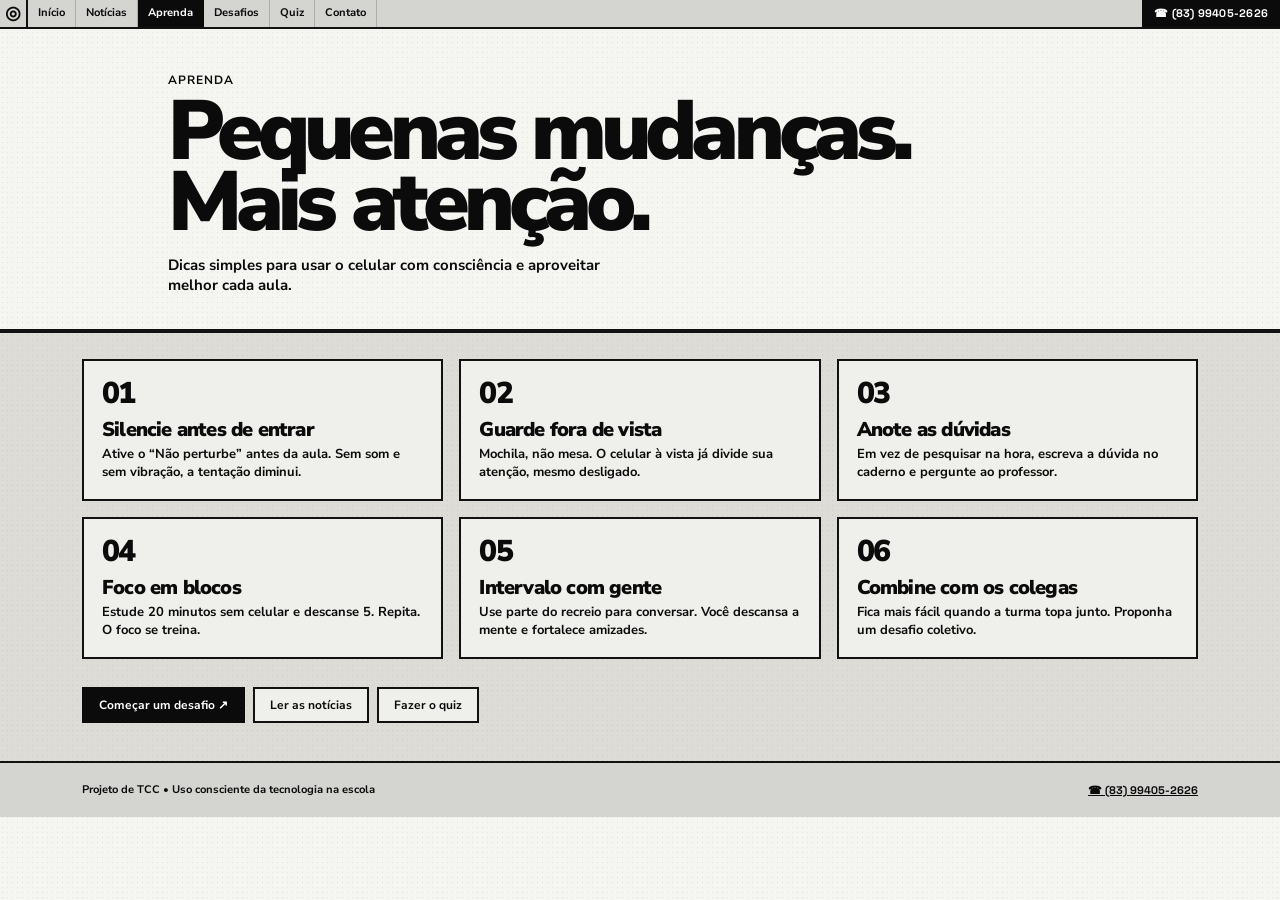
<file: aprenda.html>
<!DOCTYPE html>
<html lang="pt-BR">
<head>
  <meta charset="UTF-8">
  <meta name="viewport" content="width=device-width, initial-scale=1.0">
  <title>Aprenda</title>
  <meta name="description" content="Dicas práticas para manter o foco na aula.">
  <link href="https://cdn.jsdelivr.net/npm/bootstrap@5.3.3/dist/css/bootstrap.min.css" rel="stylesheet">
  <link rel="preconnect" href="https://fonts.googleapis.com">
  <link rel="preconnect" href="https://fonts.gstatic.com" crossorigin>
  <link href="https://fonts.googleapis.com/css2?family=Nunito+Sans:wght@600;700;800;900&display=swap" rel="stylesheet">
  <link href="https://fonts.googleapis.com/css2?family=Space+Grotesk:wght@500;700&display=swap" rel="stylesheet">
  <link rel="stylesheet" href="styles.css">
</head>
<body>
  <div id="site-header"></div>
  <main>
    <section class="page-hero">
      <div class="page-hero-inner" data-reveal>
        <p class="eyebrow">Aprenda</p>
        <h1>Pequenas mudanças.<br>Mais atenção.</h1>
        <p>Dicas simples para usar o celular com consciência e aproveitar melhor cada aula.</p>
      </div>
    </section>
    <section class="projects-section">
      <div class="container">
        <div class="tips-grid" data-stagger>
          <article class="tip-card"><span class="cc-num">01</span><h3>Silencie antes de entrar</h3><p>Ative o “Não perturbe” antes da aula. Sem som e sem vibração, a tentação diminui.</p></article>
          <article class="tip-card"><span class="cc-num">02</span><h3>Guarde fora de vista</h3><p>Mochila, não mesa. O celular à vista já divide sua atenção, mesmo desligado.</p></article>
          <article class="tip-card"><span class="cc-num">03</span><h3>Anote as dúvidas</h3><p>Em vez de pesquisar na hora, escreva a dúvida no caderno e pergunte ao professor.</p></article>
          <article class="tip-card"><span class="cc-num">04</span><h3>Foco em blocos</h3><p>Estude 20 minutos sem celular e descanse 5. Repita. O foco se treina.</p></article>
          <article class="tip-card"><span class="cc-num">05</span><h3>Intervalo com gente</h3><p>Use parte do recreio para conversar. Você descansa a mente e fortalece amizades.</p></article>
          <article class="tip-card"><span class="cc-num">06</span><h3>Combine com os colegas</h3><p>Fica mais fácil quando a turma topa junto. Proponha um desafio coletivo.</p></article>
        </div>
        <div class="next-row" data-reveal>
          <a class="prototype-btn dark" href="desafios.html">Começar um desafio ↗</a>
          <a class="prototype-btn secondary" href="blog.html">Ler as notícias</a>
          <a class="prototype-btn secondary" href="quiz.html">Fazer o quiz</a>
        </div>
      </div>
    </section>
  </main>

  <div id="site-footer"></div>
  <script src="desafios-data.js"></script>
  <script src="site.js"></script>
</body>
</html>
</file>
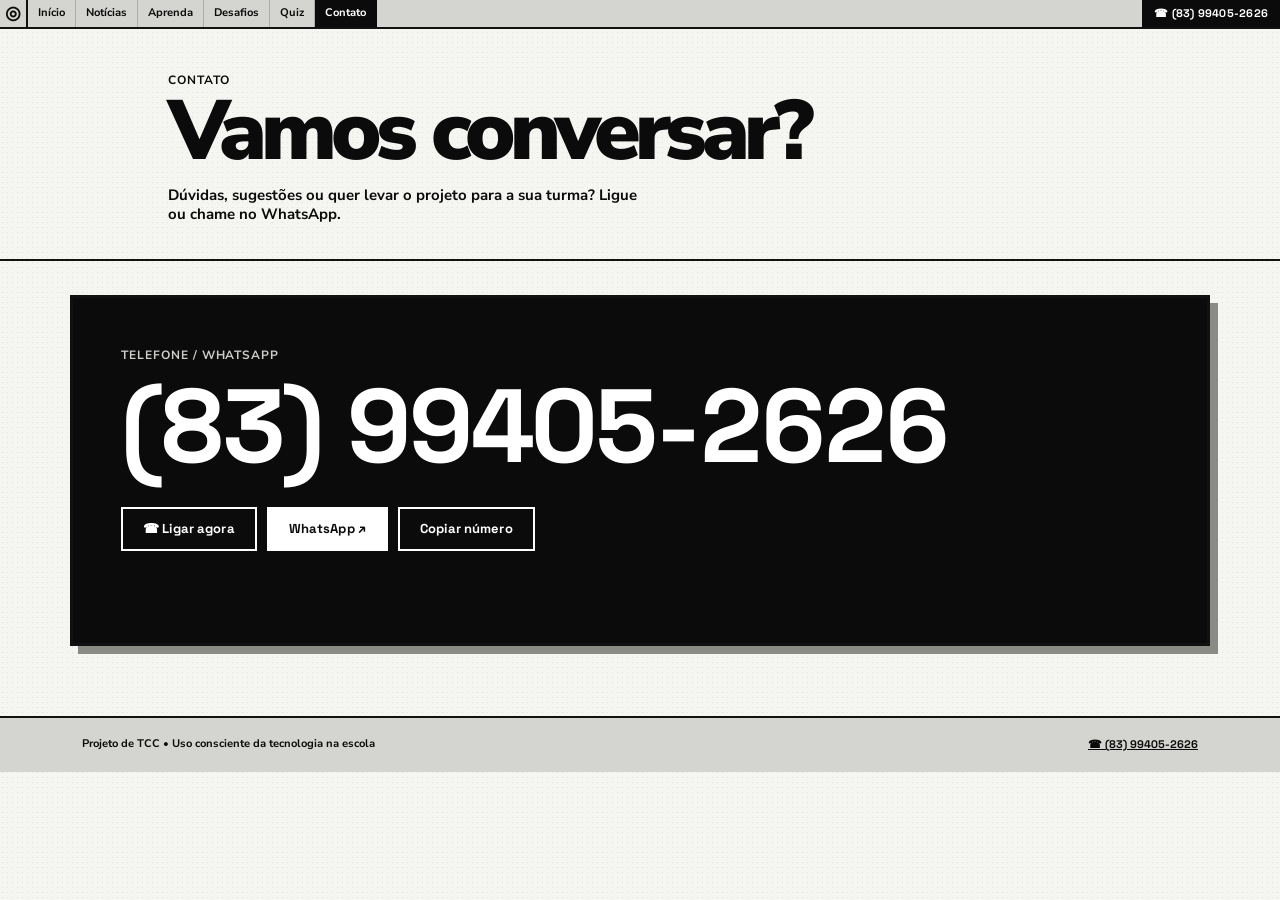
<file: contato.html>
<!DOCTYPE html>
<html lang="pt-BR">
<head>
  <meta charset="UTF-8">
  <meta name="viewport" content="width=device-width, initial-scale=1.0">
  <title>Contato</title>
  <meta name="description" content="Fale com o projeto pelo telefone (83) 99405-2626.">
  <link href="https://cdn.jsdelivr.net/npm/bootstrap@5.3.3/dist/css/bootstrap.min.css" rel="stylesheet">
  <link rel="preconnect" href="https://fonts.googleapis.com">
  <link rel="preconnect" href="https://fonts.gstatic.com" crossorigin>
  <link href="https://fonts.googleapis.com/css2?family=Nunito+Sans:wght@600;700;800;900&display=swap" rel="stylesheet">
  <link href="https://fonts.googleapis.com/css2?family=Space+Grotesk:wght@500;700&display=swap" rel="stylesheet">
  <link rel="stylesheet" href="styles.css">
</head>
<body>
  <div id="site-header"></div>
  <main>
    <section class="page-hero">
      <div class="page-hero-inner" data-reveal>
        <p class="eyebrow">Contato</p>
        <h1>Vamos conversar?</h1>
        <p>Dúvidas, sugestões ou quer levar o projeto para a sua turma? Ligue ou chame no WhatsApp.</p>
      </div>
    </section>

    <section class="container contact-page">
      <div class="phone-card" data-reveal>
        <p class="eyebrow">Telefone / WhatsApp</p>
        <a class="phone-big" href="tel:+5583994052626" id="phoneNumber">(83) 99405-2626</a>
        <div class="phone-actions">
          <a class="prototype-btn dark" href="tel:+5583994052626">☎ Ligar agora</a>
          <a class="prototype-btn" href="https://wa.me/5583994052626" target="_blank" rel="noopener noreferrer">WhatsApp ↗</a>
          <button class="prototype-btn secondary" id="copyBtn" type="button">Copiar número</button>
        </div>
        <p class="challenge-small" id="copyMsg" aria-live="polite"></p>
      </div>
    </section>
  </main>

  <div id="site-footer"></div>
  <script src="desafios-data.js"></script>
  <script src="site.js"></script>
  <script>
    document.getElementById("copyBtn").addEventListener("click", async () => {
      const msg = document.getElementById("copyMsg");
      try { await navigator.clipboard.writeText("(83) 99405-2626"); msg.textContent = "Número copiado!"; }
      catch { msg.textContent = "Não foi possível copiar. Número: (83) 99405-2626"; }
    });
  </script>
</body>
</html>
</file>
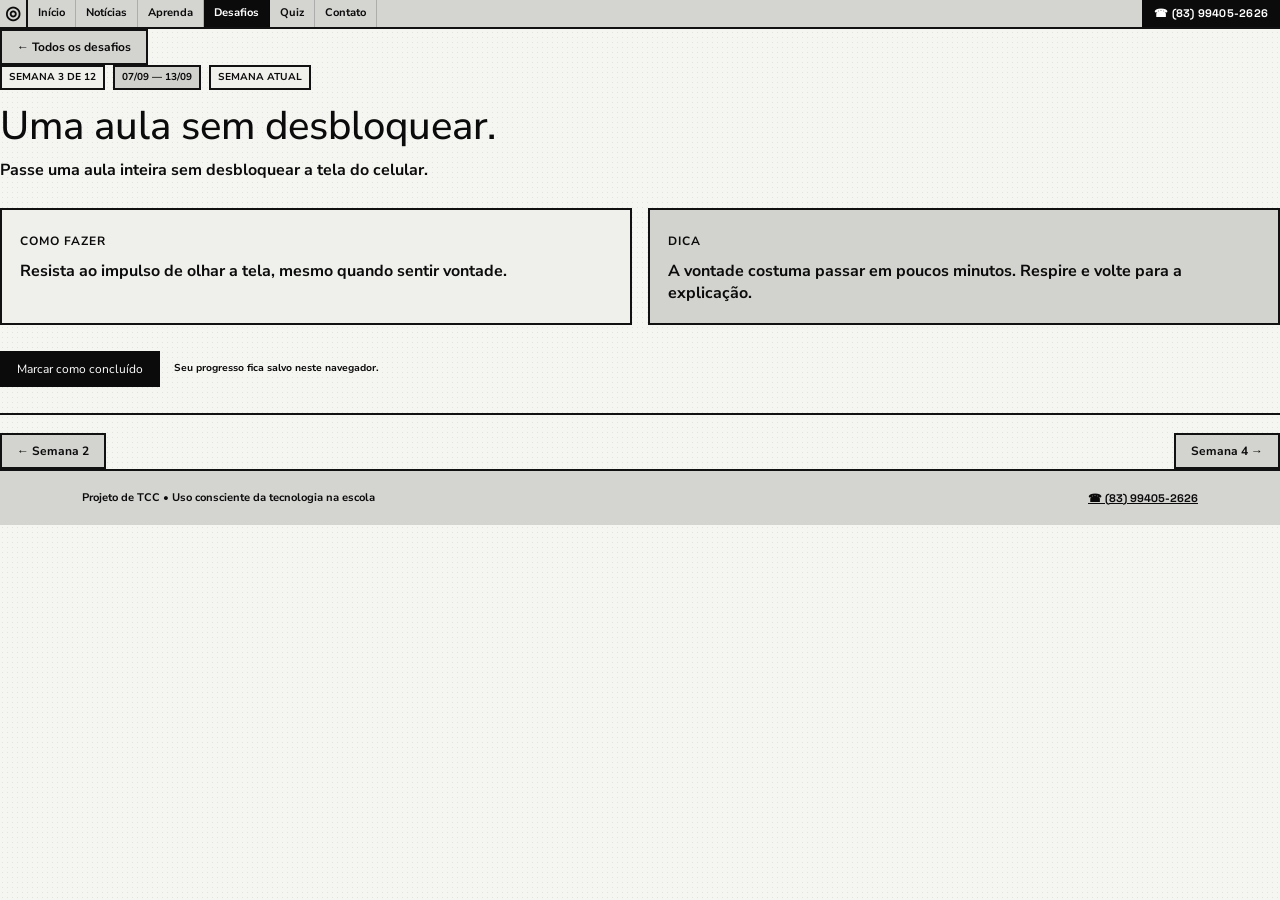
<file: desafio.html>
<!DOCTYPE html>
<html lang="pt-BR">
<head>
  <meta charset="UTF-8">
  <meta name="viewport" content="width=device-width, initial-scale=1.0">
  <title>Desafio</title>
  <meta name="description" content="Detalhes do desafio semanal do projeto.">
  <link href="https://cdn.jsdelivr.net/npm/bootstrap@5.3.3/dist/css/bootstrap.min.css" rel="stylesheet">
  <link rel="preconnect" href="https://fonts.googleapis.com">
  <link rel="preconnect" href="https://fonts.gstatic.com" crossorigin>
  <link href="https://fonts.googleapis.com/css2?family=Nunito+Sans:wght@600;700;800;900&display=swap" rel="stylesheet">
  <link href="https://fonts.googleapis.com/css2?family=Space+Grotesk:wght@500;700&display=swap" rel="stylesheet">
  <link rel="stylesheet" href="styles.css">
</head>
<body>
  <div id="site-header"></div>
  <main>
    <section class="article-detail">
      <div class="article-shell" id="desafioContent"></div>
    </section>
  </main>

  <div id="site-footer"></div>
  <script src="desafios-data.js"></script>
  <script src="site.js"></script>
  <script>
    const params = new URLSearchParams(location.search);
    let n = parseInt(params.get("semana"), 10);
    if (!(n >= 1 && n <= desafios.length)) n = calcularSemanaAtual();
    const d = desafios[n - 1];
    const box = document.getElementById("desafioContent");
    document.title = `Semana ${n}: ${d.titulo}`;

    function render() {
      const feito = getConcluidos().includes(n);
      const ant = n > 1 ? `<a class="prototype-btn" href="desafio.html?semana=${n - 1}">← Semana ${n - 1}</a>` : "<span></span>";
      const prox = n < desafios.length ? `<a class="prototype-btn" href="desafio.html?semana=${n + 1}">Semana ${n + 1} →</a>` : "<span></span>";
      box.innerHTML = `
        <div class="article-back-row"><a class="prototype-btn" href="desafios.html">← Todos os desafios</a></div>
        <header class="article-header" data-reveal>
          <div class="challenge-meta">
            <span class="challenge-badge">Semana ${n} de ${desafios.length}</span>
            <span class="challenge-badge light">${formatarPeriodo(n)}</span>
            ${n === calcularSemanaAtual() ? '<span class="challenge-badge">Semana atual</span>' : ""}
          </div>
          <h1>${d.titulo}</h1>
          <p class="article-lead">${d.descricao}</p>
        </header>
        <div class="detail-blocks" data-stagger>
          <div class="detail-card"><span class="eyebrow">Como fazer</span><p>${d.acao}</p></div>
          <div class="detail-card alt"><span class="eyebrow">Dica</span><p>${d.dica}</p></div>
        </div>
        <div class="detail-done" data-reveal>
          <button class="prototype-btn ${feito ? "" : "dark"}" id="doneBtn" type="button">${feito ? "✓ Concluído — desmarcar" : "Marcar como concluído"}</button>
          <span class="challenge-small" id="doneMsg">${feito ? "Boa! Esse desafio já está no seu progresso." : "Seu progresso fica salvo neste navegador."}</span>
        </div>
        <div class="detail-nav">${ant}${prox}</div>`;
      document.getElementById("doneBtn").addEventListener("click", () => {
        const l = getConcluidos();
        setConcluidos(l.includes(n) ? l.filter(x => x !== n) : [...l, n]);
        render();
      });
      window.revealObserve && window.revealObserve();
    }
    render();
  </script>
</body>
</html>
</file>
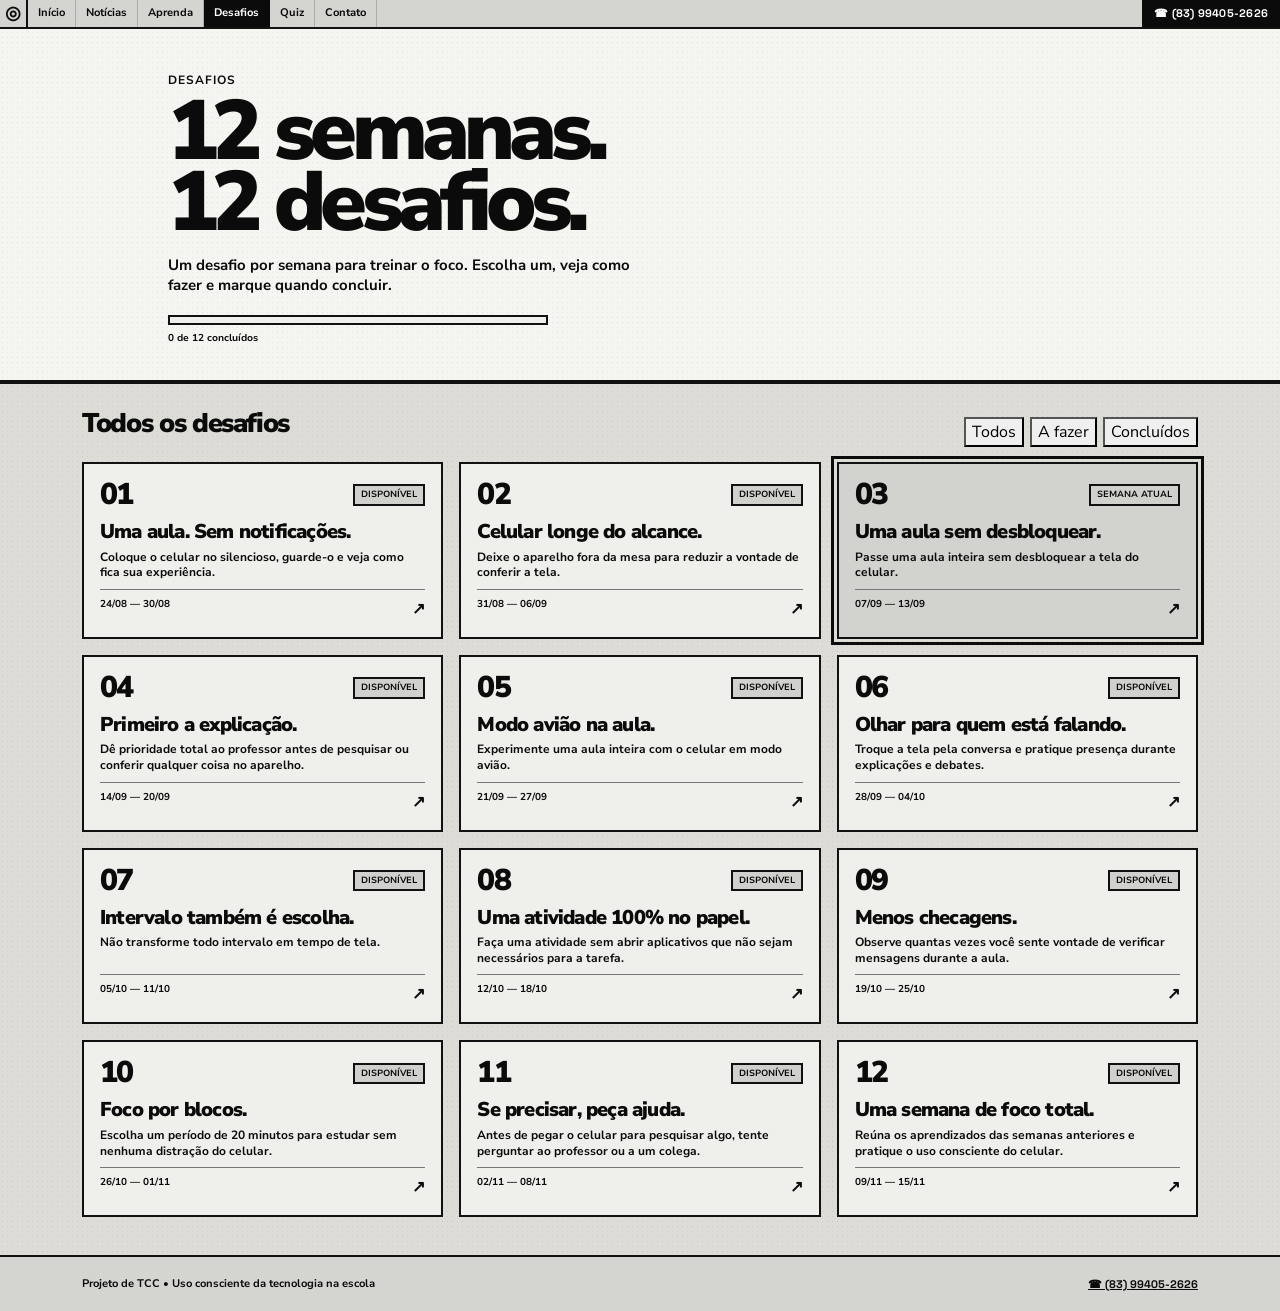
<file: desafios.html>
<!DOCTYPE html>
<html lang="pt-BR">
<head>
  <meta charset="UTF-8">
  <meta name="viewport" content="width=device-width, initial-scale=1.0">
  <title>Desafios</title>
  <meta name="description" content="Os 12 desafios semanais do projeto.">
  <link href="https://cdn.jsdelivr.net/npm/bootstrap@5.3.3/dist/css/bootstrap.min.css" rel="stylesheet">
  <link rel="preconnect" href="https://fonts.googleapis.com">
  <link rel="preconnect" href="https://fonts.gstatic.com" crossorigin>
  <link href="https://fonts.googleapis.com/css2?family=Nunito+Sans:wght@600;700;800;900&display=swap" rel="stylesheet">
  <link href="https://fonts.googleapis.com/css2?family=Space+Grotesk:wght@500;700&display=swap" rel="stylesheet">
  <link rel="stylesheet" href="styles.css">
</head>
<body>
  <div id="site-header"></div>
  <main>
    <section class="page-hero">
      <div class="page-hero-inner" data-reveal>
        <p class="eyebrow">Desafios</p>
        <h1>12 semanas.<br>12 desafios.</h1>
        <p>Um desafio por semana para treinar o foco. Escolha um, veja como fazer e marque quando concluir.</p>
        <div class="progress-block">
          <div class="challenge-progress-line"><div class="challenge-progress-fill" id="doneFill"></div></div>
          <div class="challenge-small" id="doneLabel">0 de 12 concluídos</div>
        </div>
      </div>
    </section>

    <section class="projects-section">
      <div class="container">
        <div class="section-heading">
          <h2>Todos os desafios</h2>
          <div class="filter-row" id="filterRow">
            <button class="category-pill active" data-filter="all" type="button">Todos</button>
            <button class="category-pill" data-filter="pending" type="button">A fazer</button>
            <button class="category-pill" data-filter="done" type="button">Concluídos</button>
          </div>
        </div>
        <div class="challenge-grid" id="challengeGrid" data-stagger></div>
      </div>
    </section>
  </main>

  <div id="site-footer"></div>
  <script src="desafios-data.js"></script>
  <script src="site.js"></script>
  <script>
    const grid = document.getElementById("challengeGrid");
    const atual = calcularSemanaAtual();
    let filtro = "all";

    function render() {
      const feitos = getConcluidos();
      document.getElementById("doneFill").style.width = `${(feitos.length / desafios.length) * 100}%`;
      document.getElementById("doneLabel").textContent = `${feitos.length} de ${desafios.length} concluídos`;
      grid.innerHTML = desafios
        .filter(d => filtro === "all" || (filtro === "done") === feitos.includes(d.semana))
        .map(d => {
          const feito = feitos.includes(d.semana);
          const status = feito ? "Concluído ✓" : d.semana === atual ? "Semana atual" : "Disponível";
          return `<a class="challenge-card ${feito ? "done" : ""} ${d.semana === atual ? "current" : ""}" href="desafio.html?semana=${d.semana}">
            <div class="cc-top"><span class="cc-num">${String(d.semana).padStart(2, "0")}</span><span class="cc-status">${status}</span></div>
            <h3>${d.titulo}</h3>
            <p>${d.descricao}</p>
            <div class="cc-foot"><span>${formatarPeriodo(d.semana)}</span><span class="arrow">↗</span></div>
          </a>`;
        }).join("") || `<div class="empty-state">Nenhum desafio aqui ainda.</div>`;
      grid.querySelectorAll(".challenge-card").forEach((c, i) => { c.setAttribute("data-reveal", ""); c.style.transitionDelay = `${Math.min(i, 8) * 50}ms`; });
      window.revealObserve && window.revealObserve();
    }
    document.getElementById("filterRow").addEventListener("click", e => {
      const b = e.target.closest("[data-filter]"); if (!b) return;
      filtro = b.dataset.filter;
      document.querySelectorAll("#filterRow .category-pill").forEach(p => p.classList.toggle("active", p === b));
      render();
    });
    render();
  </script>
</body>
</html>
</file>
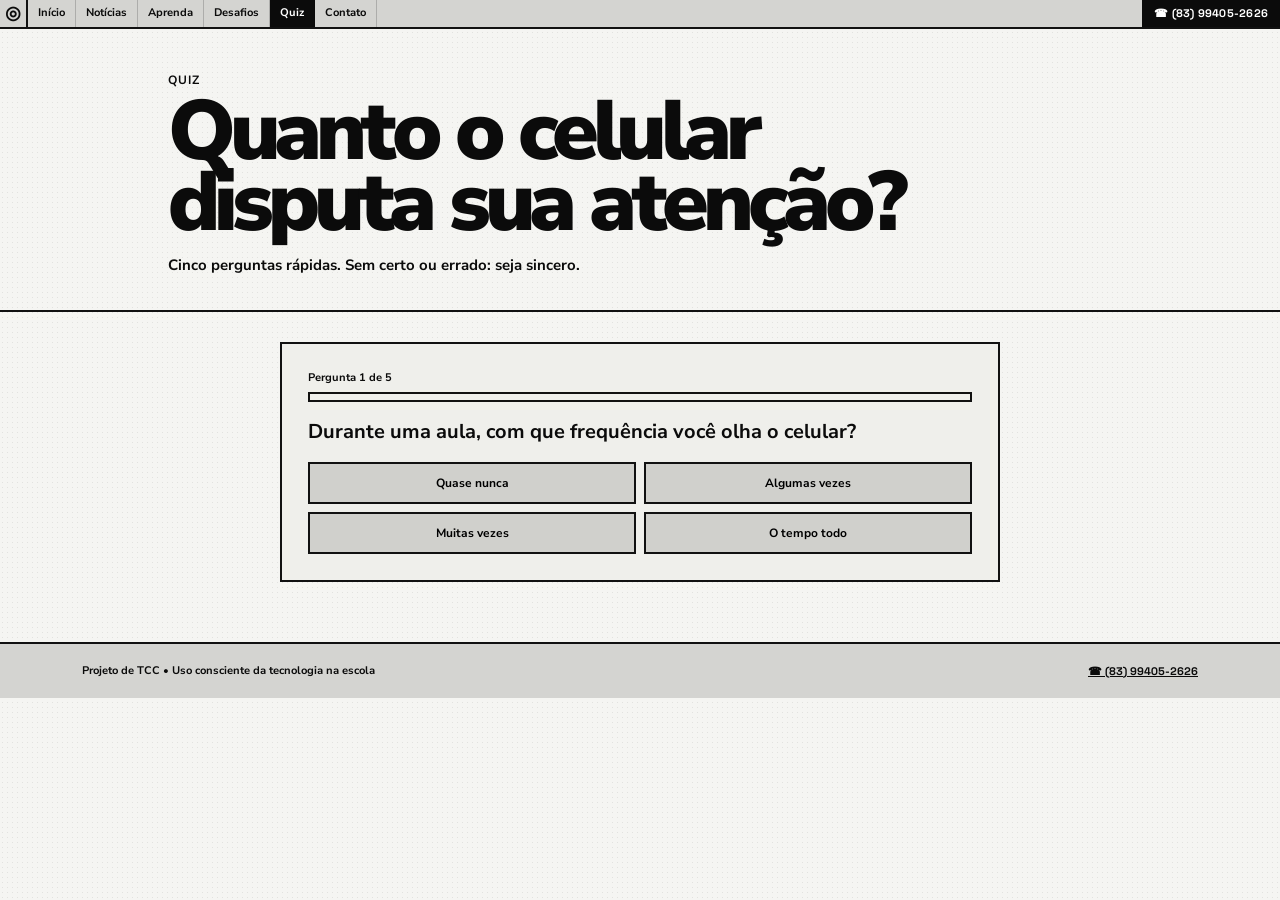
<file: quiz.html>
<!DOCTYPE html>
<html lang="pt-BR">
<head>
  <meta charset="UTF-8">
  <meta name="viewport" content="width=device-width, initial-scale=1.0">
  <title>Quiz</title>
  <meta name="description" content="Descubra quanto o celular disputa sua atenção.">
  <link href="https://cdn.jsdelivr.net/npm/bootstrap@5.3.3/dist/css/bootstrap.min.css" rel="stylesheet">
  <link rel="preconnect" href="https://fonts.googleapis.com">
  <link rel="preconnect" href="https://fonts.gstatic.com" crossorigin>
  <link href="https://fonts.googleapis.com/css2?family=Nunito+Sans:wght@600;700;800;900&display=swap" rel="stylesheet">
  <link href="https://fonts.googleapis.com/css2?family=Space+Grotesk:wght@500;700&display=swap" rel="stylesheet">
  <link rel="stylesheet" href="styles.css">
</head>
<body>
  <div id="site-header"></div>
  <main>
    <section class="page-hero">
      <div class="page-hero-inner" data-reveal>
        <p class="eyebrow">Quiz</p>
        <h1>Quanto o celular<br>disputa sua atenção?</h1>
        <p>Cinco perguntas rápidas. Sem certo ou errado: seja sincero.</p>
      </div>
    </section>
    <section class="container quiz-page" data-reveal>
      <div class="quiz-card quiz-big" id="quizBox"></div>
    </section>
  </main>

  <div id="site-footer"></div>
  <script src="desafios-data.js"></script>
  <script src="site.js"></script>
  <script>
    const perguntas = [
      { q: "Durante uma aula, com que frequência você olha o celular?", o: ["Quase nunca", "Algumas vezes", "Muitas vezes", "O tempo todo"] },
      { q: "Quando chega uma notificação na aula, o que você faz?", o: ["Ignoro", "Olho rápido e guardo", "Abro e respondo", "Já estava com o celular na mão"] },
      { q: "Onde seu celular fica durante a aula?", o: ["Guardado na mochila", "No bolso", "Em cima da mesa", "Na mão ou no colo"] },
      { q: "Quando você não entende algo, qual é sua primeira reação?", o: ["Pergunto ao professor", "Anoto para depois", "Pergunto a um colega", "Pesquiso no celular na hora"] },
      { q: "No intervalo, o que você mais faz?", o: ["Converso com as pessoas", "Divido entre conversa e celular", "Fico mais no celular", "Fico só no celular"] }
    ];
    const resultados = [
      { max: 3, t: "Atenção em dia", m: "Seu hábito parece bem equilibrado. Continue protegendo seu momento de aprendizagem.", s: 12 },
      { max: 7, t: "Pequenas distrações", m: "Há pequenas distrações. Uma aula no modo silencioso já pode fazer diferença.", s: 1 },
      { max: 11, t: "Atenção disputada", m: "Seu celular está disputando bastante sua atenção. Experimente deixá-lo guardado durante a explicação.", s: 2 },
      { max: 15, t: "Distração alta", m: "Seu nível de distração é alto. Topa o desafio de passar uma aula sem olhar o celular?", s: 3 }
    ];
    const box = document.getElementById("quizBox");
    let i = 0, total = 0;

    function pergunta() {
      const p = perguntas[i];
      box.innerHTML = `
        <div class="quiz-top"><span>Pergunta ${i + 1} de ${perguntas.length}</span>
          <div class="challenge-progress-line"><div class="challenge-progress-fill" style="width:${(i / perguntas.length) * 100}%"></div></div></div>
        <p class="quiz-q">${p.q}</p>
        <div class="quiz-options">${p.o.map((t, k) => `<button class="quiz-option" type="button" data-score="${k}">${t}</button>`).join("")}</div>`;
      box.classList.remove("swap"); void box.offsetWidth; box.classList.add("swap");
      box.querySelectorAll(".quiz-option").forEach(b => b.addEventListener("click", () => {
        b.classList.add("selected");
        total += Number(b.dataset.score);
        setTimeout(() => { i++; i < perguntas.length ? pergunta() : fim(); }, 260);
      }));
    }
    function fim() {
      const r = resultados.find(x => total <= x.max);
      const alvo = r.s === 12 ? calcularSemanaAtual() : r.s;
      box.innerHTML = `
        <p class="eyebrow">Seu resultado · ${total} de ${perguntas.length * 3} pontos</p>
        <h2 class="quiz-title">${r.t}</h2>
        <div class="challenge-progress-line"><div class="challenge-progress-fill" style="width:${Math.max(6, (total / (perguntas.length * 3)) * 100)}%"></div></div>
        <p class="quiz-q">${r.m}</p>
        <div class="challenge-actions">
          <a class="prototype-btn dark" href="desafio.html?semana=${alvo}">Ir para um desafio ↗</a>
          <a class="prototype-btn secondary" href="aprenda.html">Ver dicas</a>
          <button class="prototype-btn secondary" id="again" type="button">Refazer</button>
        </div>`;
      box.classList.remove("swap"); void box.offsetWidth; box.classList.add("swap");
      document.getElementById("again").addEventListener("click", () => { i = 0; total = 0; pergunta(); });
    }
    pergunta();
  </script>
</body>
</html>
</file>
<file: styles.css>
:root{--paper:#f5f5f2;--ink:#0b0b0b;--line:#111;--gray:#d0d0cc;--font:"Nunito Sans",Arial,sans-serif}
*{box-sizing:border-box}html{scroll-behavior:smooth}body{margin:0;background:radial-gradient(rgba(0,0,0,.08) .75px,transparent .75px) 0 0/5px 5px,var(--paper);color:var(--ink);font-family:var(--font);font-weight:700}a{color:inherit;text-decoration:none}.topbar{position:sticky;top:0;z-index:20;display:flex;align-items:center;min-height:28px;border-bottom:2px solid var(--line);background:#d4d4d1}.brand-mark{width:28px;height:27px;display:grid;place-items:center;border-right:2px solid var(--line);flex:0 0 28px}.brand-icon{font-size:18px}.main-nav{display:flex;align-items:stretch;height:27px}.main-nav a{display:flex;align-items:center;padding:0 10px;font-size:11px;border-right:1px solid rgba(0,0,0,.18)}.main-nav a:hover{background:#bebeba}.menu-toggle{display:none;margin-left:auto;margin-right:8px;border:0;background:transparent;font-size:18px}.hero{border-bottom:2px solid var(--line)}.hero-inner{min-height:330px;max-width:1000px;margin:0 auto;padding:46px 28px 40px;display:grid;grid-template-columns:1fr .92fr;gap:35px;align-items:center}.eyebrow{margin:0 0 8px;font-size:12px;text-transform:uppercase;letter-spacing:.08em}.hero-copy h1{margin:0;font-size:clamp(54px,8vw,74px);line-height:.82;letter-spacing:-.065em;font-weight:900}.hero-text{max-width:420px;margin:24px 0 16px;font-size:15px;line-height:1.25}.prototype-btn{display:inline-flex;align-items:center;justify-content:center;min-height:36px;padding:0 15px;border:2px solid var(--line);background:#d3d3d0;font-size:12px;transition:.15s}.prototype-btn:hover{transform:translate(-2px,-2px);background:#bdbdb9}.hero-art{display:flex;justify-content:center}.hero-art img{width:min(100%,330px);filter:grayscale(1) contrast(1.05)}.quick-links{padding-top:18px;padding-bottom:26px}.quick-links h2,.section-heading h2{margin:0 0 10px;font-size:27px;line-height:1;letter-spacing:-.05em;font-weight:900}.quick-grid{display:grid;grid-template-columns:repeat(4,1fr);border:2px solid var(--line)}.quick-card{display:flex;align-items:center;justify-content:space-between;min-height:34px;padding:0 11px;background:#d0d0cc;border-right:2px solid var(--line);font-size:12px}.quick-card:last-child{border-right:0}.quick-card:hover{background:#bab9b5}.arrow{font-size:16px}.projects-section{background:radial-gradient(rgba(0,0,0,.08) .75px,transparent .75px) 0 0/5px 5px,#dddcd7;border-top:2px solid var(--line);padding:26px 0 38px}.section-heading{display:flex;justify-content:space-between;align-items:end;margin-bottom:15px}.section-heading a{font-size:12px;text-decoration:underline}.project-window{border:2px solid var(--line);background:#bdbdb9}.window-bar{min-height:28px;display:flex;align-items:center;justify-content:space-between;padding:0 7px;border-bottom:2px solid var(--line);font-size:8px}.dots{display:flex;gap:5px}.dots i{width:8px;height:8px;border:2px solid var(--line);border-radius:50%;display:block;background:#deded9}.card-image{height:145px;background:#efefeb;background-position:center;background-size:cover;filter:grayscale(1)}.card-image-1{background:linear-gradient(135deg,#1d1d1d,#767676)}.card-image-2{background:linear-gradient(165deg,#bcbcb7 0 40%,#333 40% 44%,#efefeb 44%)}.card-image-3{background:linear-gradient(135deg,#181818 0 27%,#ecece7 27% 52%,#8b8b86 52% 69%,#ecece7 69%)}.card-caption{padding-top:10px}.card-caption h3{margin:0;font-size:16px;line-height:1.02;font-weight:900;letter-spacing:-.03em}.card-caption p{margin:6px 0 0;font-size:12px;line-height:1.25}.challenge-section{padding:35px 0;border-top:2px solid var(--line)}.challenge-box{border:2px solid var(--line);background:#d2d2ce;min-height:225px;padding:28px;display:flex;justify-content:space-between;align-items:end;gap:24px;position:relative}.challenge-meta{display:flex;gap:8px;align-items:center;margin-bottom:12px;flex-wrap:wrap}.challenge-badge{border:2px solid var(--line);padding:3px 7px;background:#efefeb;font-size:10px;text-transform:uppercase}.challenge-title{margin:0;font-size:clamp(40px,6vw,62px);letter-spacing:-.065em;line-height:.86;font-weight:900;max-width:680px}.challenge-description{max-width:540px;margin:16px 0 0;font-size:14px;line-height:1.3}.challenge-progress{margin-top:18px;max-width:540px}.challenge-progress-line{height:10px;border:2px solid var(--line);background:#efefeb}.challenge-progress-fill{height:100%;width:8.33%;background:var(--ink);transition:width .2s}.challenge-small{font-size:10px;margin-top:6px}.challenge-actions{display:flex;gap:8px;flex-wrap:wrap}.prototype-btn.dark{background:#0b0b0b;color:#fff;border-color:#0b0b0b}.prototype-btn.secondary{background:#efefeb}.quiz-section{display:grid;grid-template-columns:1fr 1fr;gap:30px;padding:5px 0 55px}.quiz-copy p:last-child{max-width:420px;margin-top:16px;font-size:14px}.quiz-card{border:2px solid var(--line);padding:20px;background:#efefeb}.quiz-card>p:first-child{margin-top:0;font-size:17px}.quiz-options{display:grid;grid-template-columns:1fr 1fr;gap:8px}.quiz-option{border:2px solid var(--line);background:#d0d0cc;min-height:42px;font:inherit;font-size:12px;cursor:pointer}.quiz-option:hover,.quiz-option.selected{background:#aeadab}.quiz-result{min-height:42px;margin:14px 0 0;padding:8px;border-top:2px solid var(--line);font-size:12px}.footer{border-top:2px solid var(--line);background:#d4d4d1}.footer-inner{min-height:54px;display:flex;justify-content:space-between;align-items:center;gap:20px;font-size:11px}
@media(max-width:767.98px){.main-nav{position:absolute;top:29px;left:0;right:0;display:none;height:auto;flex-direction:column;background:#d4d4d1;border-bottom:2px solid var(--line)}.main-nav.show{display:flex}.main-nav a{min-height:36px;border-right:0;border-bottom:1px solid rgba(0,0,0,.2);padding:0 14px}.menu-toggle{display:block}.hero-inner{grid-template-columns:1fr;padding-top:34px}.hero-art{order:-1}.hero-art img{width:min(100%,265px)}.quick-grid{grid-template-columns:1fr 1fr}.quick-card:nth-child(2){border-right:0}.quick-card:nth-child(-n+2){border-bottom:2px solid var(--line)}.challenge-box{align-items:start;flex-direction:column}.challenge-actions{width:100%}.quiz-section{grid-template-columns:1fr}.footer-inner{align-items:start;flex-direction:column;justify-content:center;padding:10px 0}}

.section-subtitle{margin:-4px 0 0;font-size:10px;line-height:1;text-transform:uppercase}.latest-news-section .news-card{min-height:100%}.latest-news-section .news-thumb{height:155px}@media(max-width:767.98px){.latest-news-section .news-thumb{height:200px}}

.news-source,.article-source a{display:inline-block;margin-top:10px;color:#111;font-size:9px;text-transform:uppercase;font-weight:800;text-decoration:none}.news-source:hover,.article-source a:hover{text-decoration:underline}.news-card-body .news-source{border-top:1px solid #777;padding-top:7px;width:100%}.article-source{margin:10px 0 0;font-size:10px}

.latest-news-section .news-thumb{position:relative;overflow:hidden;border:2px solid var(--line);background:#efefeb}
.latest-news-section .news-thumb img{width:100%;height:100%;display:block;object-fit:cover;filter:grayscale(1)}
.news-card-image-link:hover .news-thumb img{filter:grayscale(.2)}

/* ===== Navegação / layout compartilhado ===== */
.topbar{transition:box-shadow .2s}.topbar.scrolled{box-shadow:0 3px 0 rgba(0,0,0,.18)}
.main-nav a{position:relative;transition:background .15s}.main-nav a[aria-current="page"]{background:var(--ink);color:#fff}
.topbar-phone{margin-left:auto;display:flex;align-items:center;height:27px;padding:0 12px;background:var(--ink);color:#fff;font-size:11px;font-weight:900;letter-spacing:.02em;transition:background .15s}.topbar-phone:hover{background:#333}
.menu-toggle{margin-left:8px}
.footer-phone{font-weight:900;text-decoration:underline}

/* ===== Animações ===== */
body{animation:pageIn .35s ease both;transition:opacity .18s,transform .18s}body.leaving{opacity:0;transform:translateY(-6px)}
@keyframes pageIn{from{opacity:0;transform:translateY(8px)}to{opacity:1;transform:none}}
[data-reveal]{opacity:0;transform:translateY(18px);transition:opacity .5s ease,transform .5s ease}[data-reveal].in{opacity:1;transform:none}
.quick-card,.news-card,.challenge-card,.tip-card{transition:transform .18s,background .15s,box-shadow .18s}
.quick-card:hover .arrow{transform:translate(2px,-2px)}.arrow{transition:transform .18s}
.news-card:hover{transform:translateY(-4px)}
.prototype-btn:active{transform:translate(1px,1px)}
.challenge-progress-fill{transition:width .8s cubic-bezier(.2,.8,.2,1)}
.hero-art img{animation:floaty 6s ease-in-out infinite}@keyframes floaty{50%{transform:translateY(-8px)}}
@media(prefers-reduced-motion:reduce){*,*::before,*::after{animation:none!important;transition:none!important}[data-reveal]{opacity:1;transform:none}}

/* ===== Páginas internas ===== */
.page-hero{border-bottom:2px solid var(--line);padding:42px 0 34px}.page-hero-inner{max-width:1000px;margin:0 auto;padding:0 28px}
.page-hero h1{margin:0;font-size:clamp(46px,8vw,84px);line-height:.84;font-weight:900;letter-spacing:-.07em}.page-hero p:not(.eyebrow){max-width:480px;margin:18px 0 0;font-size:15px;line-height:1.3}
.progress-block{max-width:380px;margin-top:20px}
.filter-row{display:flex;gap:6px;flex-wrap:wrap}
.challenge-badge.light{background:#d0d0cc}

/* Cards de desafio */
.challenge-grid{display:grid;grid-template-columns:repeat(3,1fr);gap:16px}
.challenge-card{display:flex;flex-direction:column;gap:8px;padding:16px;border:2px solid var(--line);background:#efefeb}
.challenge-card:hover{transform:translate(-3px,-3px);box-shadow:5px 5px 0 var(--ink);background:#e4e4df}
.challenge-card.current{background:#d2d2ce;outline:3px solid var(--ink);outline-offset:3px}
.challenge-card.done{background:#c4c4c0}.challenge-card.done h3{text-decoration:line-through;text-decoration-thickness:2px}
.cc-top{display:flex;justify-content:space-between;align-items:center;font-size:10px;text-transform:uppercase}
.cc-num{font-size:30px;font-weight:900;letter-spacing:-.06em;line-height:1}
.cc-status{border:2px solid var(--line);padding:2px 6px;background:#d0d0cc;font-size:9px}
.challenge-card h3{margin:4px 0 0;font-size:20px;line-height:.98;font-weight:900;letter-spacing:-.04em}
.challenge-card p{margin:0;font-size:12px;line-height:1.3;flex:1}
.cc-foot{display:flex;justify-content:space-between;border-top:1px solid #777;padding-top:7px;font-size:10px}

/* Detalhe do desafio */
.detail-blocks{display:grid;grid-template-columns:1fr 1fr;gap:16px;margin:26px 0}
.detail-card{border:2px solid var(--line);background:#efefeb;padding:18px}.detail-card.alt{background:#d2d2ce}
.detail-card p{margin:8px 0 0;font-size:16px;line-height:1.4}
.detail-done{display:flex;align-items:center;gap:14px;flex-wrap:wrap;margin-bottom:26px}.detail-done .challenge-small{margin:0}
.detail-nav{display:flex;justify-content:space-between;gap:10px;border-top:2px solid var(--line);padding-top:18px}

/* Quiz */
.quiz-page{padding:30px 0 60px}.quiz-big{max-width:720px;margin:0 auto;padding:26px}
.quiz-top{font-size:11px;margin-bottom:18px}.quiz-top .challenge-progress-line{margin-top:6px}
.quiz-q{font-size:20px;line-height:1.2;margin:18px 0}.quiz-title{font-size:clamp(34px,6vw,52px);letter-spacing:-.06em;line-height:.9;font-weight:900;margin:6px 0 16px}
.quiz-big.swap{animation:pageIn .3s ease both}
.quiz-option{padding:8px 12px;transition:background .15s,transform .15s}.quiz-option:hover{transform:translate(-1px,-1px)}
.quiz-teaser{display:block;transition:transform .18s}.quiz-teaser:hover{transform:translate(-3px,-3px);box-shadow:5px 5px 0 var(--ink)}.quiz-teaser p{margin:0 0 16px;font-size:17px}

/* Dicas */
.tips-grid{display:grid;grid-template-columns:repeat(3,1fr);gap:16px}
.tip-card{border:2px solid var(--line);background:#efefeb;padding:18px}.tip-card:hover{transform:translateY(-4px);box-shadow:4px 4px 0 var(--ink)}
.tip-card h3{margin:10px 0 6px;font-size:20px;line-height:1;font-weight:900;letter-spacing:-.04em}.tip-card p{margin:0;font-size:13px;line-height:1.35}
.next-row{display:flex;gap:8px;flex-wrap:wrap;margin-top:28px}

/* Contato — telefone em destaque */
.contact-page{padding:34px 0 70px}
.phone-card{border:3px solid var(--line);background:var(--ink);color:#fff;padding:clamp(24px,5vw,48px);box-shadow:8px 8px 0 #8b8b86}
.phone-card .eyebrow{color:#cfcfca}
.phone-big{display:block;font-size:clamp(40px,10vw,104px);line-height:.95;font-weight:900;letter-spacing:-.06em;color:#fff;margin:6px 0 26px;word-break:break-word}
.phone-big:hover{text-decoration:underline;text-decoration-thickness:4px}
.phone-actions{display:flex;gap:10px;flex-wrap:wrap}
.phone-card .prototype-btn{min-height:44px;padding:0 20px;font-size:13px;border-color:#fff;background:#fff;color:var(--ink)}
.phone-card .prototype-btn.dark{background:var(--ink);color:#fff}.phone-card .prototype-btn.dark:hover{background:#333}
.phone-card .prototype-btn.secondary{background:transparent;color:#fff}.phone-card .prototype-btn:hover{background:#d0d0cc;color:var(--ink)}
.phone-card .challenge-small{margin-top:14px;min-height:14px}
.contact-strip{border-top:2px solid var(--line);background:#d4d4d1}.contact-strip-inner{display:flex;justify-content:space-between;align-items:center;gap:20px;padding-top:22px;padding-bottom:22px;flex-wrap:wrap}
.phone-big.small{font-size:clamp(28px,5vw,44px);color:var(--ink);margin:0}.phone-big.small:hover{text-decoration:underline}

@media(max-width:991.98px){.challenge-grid,.tips-grid{grid-template-columns:1fr 1fr}}
@media(max-width:767.98px){
  .challenge-grid,.tips-grid,.detail-blocks{grid-template-columns:1fr}
  .topbar-phone{font-size:10px;padding:0 8px}
  .main-nav a[aria-current="page"]{background:var(--ink)}
  .footer-inner{gap:6px}
}

/* Fonte do telefone — mais legível, números alinhados e com respiro */
.phone-big{font-family:"Space Grotesk","Nunito Sans",Arial,sans-serif;font-weight:700;letter-spacing:-.02em;font-variant-numeric:tabular-nums;line-height:1.05}
.phone-big.small{font-weight:700;letter-spacing:-.01em}
.topbar-phone,.footer-phone{font-family:"Space Grotesk","Nunito Sans",Arial,sans-serif;font-variant-numeric:tabular-nums}
.phone-card .prototype-btn{font-family:"Space Grotesk","Nunito Sans",Arial,sans-serif;font-weight:700;letter-spacing:.01em}
</file>
